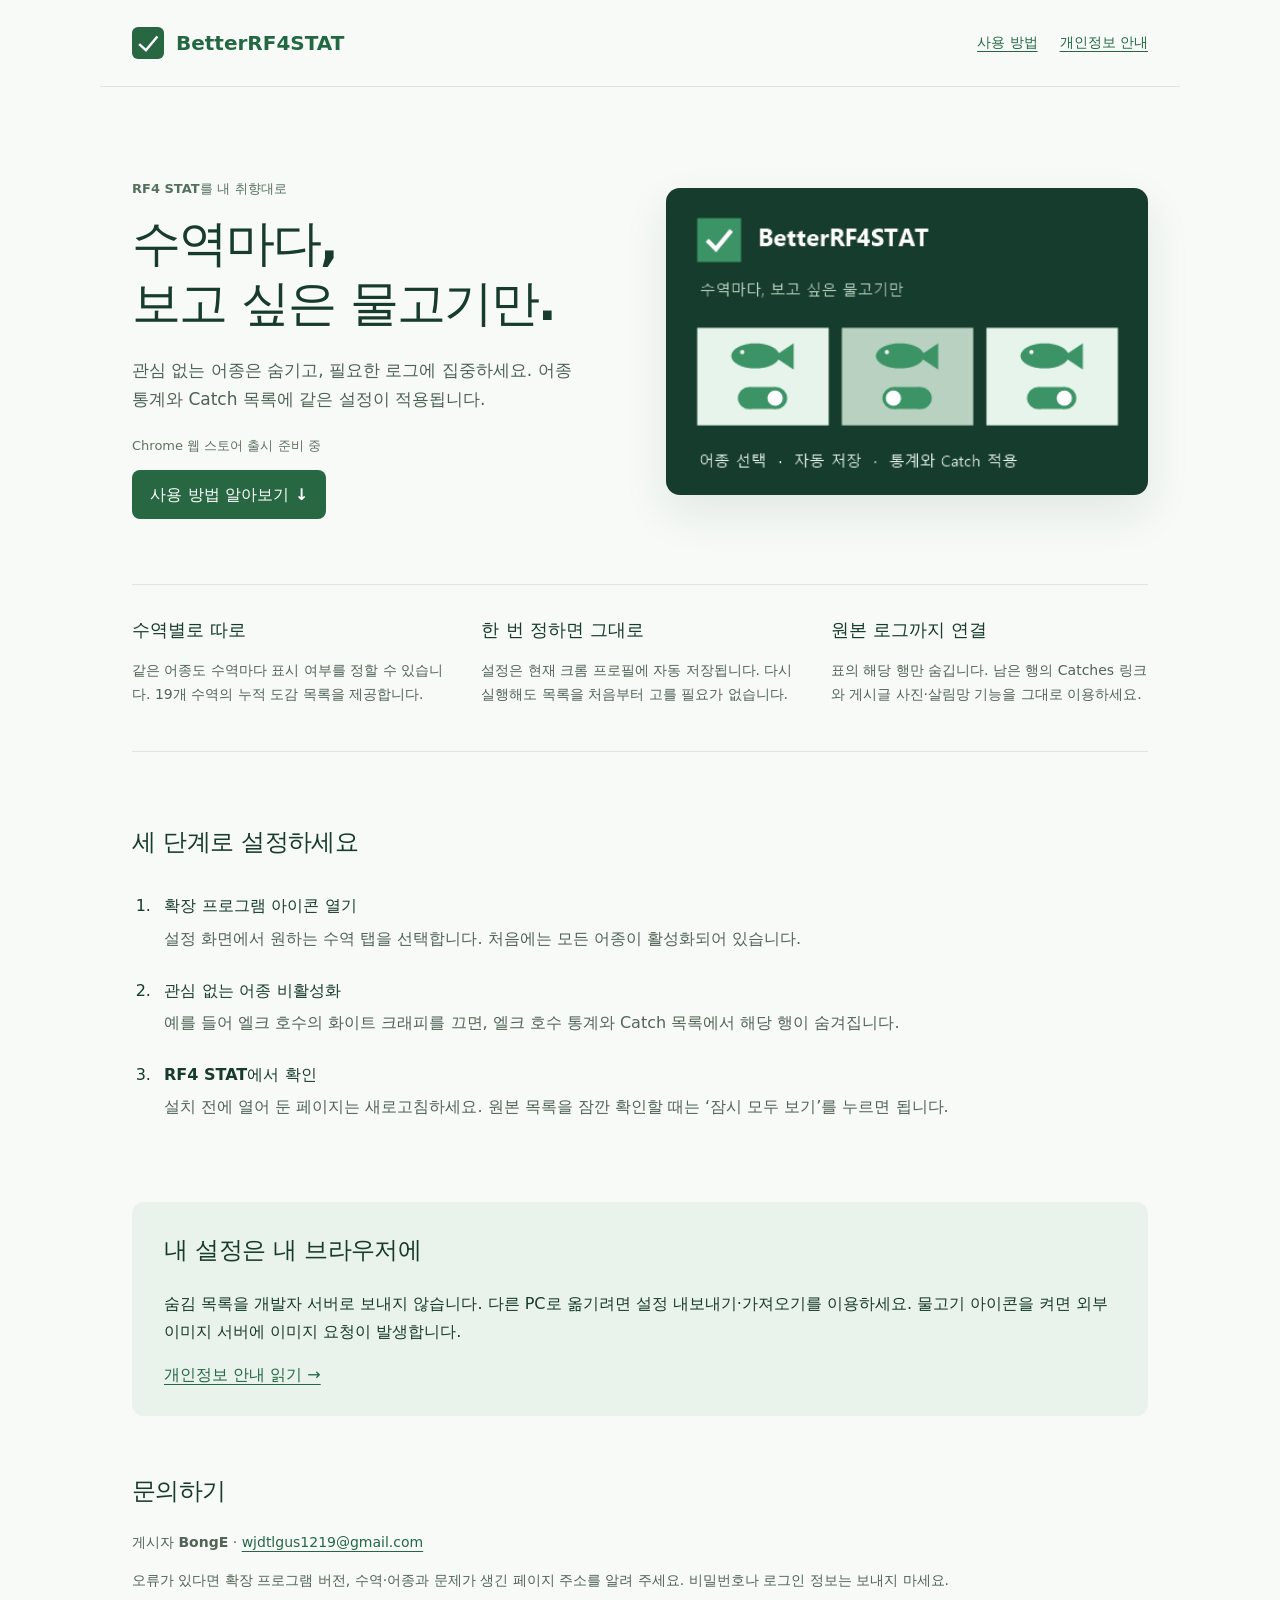
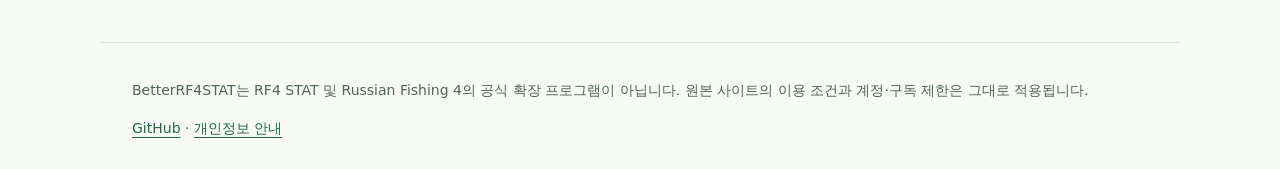
<file: docs/index.html>
<!doctype html>
<html lang="ko">
<head><meta charset="utf-8"><meta name="viewport" content="width=device-width,initial-scale=1"><meta name="description" content="RF4 STAT에서 수역별로 보고 싶은 물고기를 선택하세요. BetterRF4STAT는 한국어 Chrome 확장 프로그램입니다."><title>BetterRF4STAT · 수역별 어종 필터</title><link rel="stylesheet" href="style.css"><link rel="icon" href="icon.png"></head>
<body><header><a class="brand" href="./"><img src="icon.png" width="32" height="32" alt="">BetterRF4STAT</a><nav aria-label="주 메뉴"><a href="#how">사용 방법</a><a href="privacy.html">개인정보 안내</a></nav></header>
<main><section class="hero"><div><p class="eyebrow">RF4 STAT를 내 취향대로</p><h1>수역마다,<br>보고 싶은 물고기만.</h1><p class="lead">관심 없는 어종은 숨기고, 필요한 로그에 집중하세요. 어종 통계와 Catch 목록에 같은 설정이 적용됩니다.</p><p class="status">Chrome 웹 스토어 출시 준비 중</p><a class="button" href="#how">사용 방법 알아보기 ↓</a></div><img class="promo" src="promo.png" width="440" height="280" alt="BetterRF4STAT: 수역별 어종 선택과 자동 저장을 표현한 소개 이미지"></section>
<section class="features" aria-label="주요 기능"><div><strong>수역별로 따로</strong><p>같은 어종도 수역마다 표시 여부를 정할 수 있습니다. 19개 수역의 누적 도감 목록을 제공합니다.</p></div><div><strong>한 번 정하면 그대로</strong><p>설정은 현재 크롬 프로필에 자동 저장됩니다. 다시 실행해도 목록을 처음부터 고를 필요가 없습니다.</p></div><div><strong>원본 로그까지 연결</strong><p>표의 해당 행만 숨깁니다. 남은 행의 Catches 링크와 게시글 사진·살림망 기능을 그대로 이용하세요.</p></div></section>
<section id="how" class="how"><h2>세 단계로 설정하세요</h2><ol><li><strong>확장 프로그램 아이콘 열기</strong><p>설정 화면에서 원하는 수역 탭을 선택합니다. 처음에는 모든 어종이 활성화되어 있습니다.</p></li><li><strong>관심 없는 어종 비활성화</strong><p>예를 들어 엘크 호수의 화이트 크래피를 끄면, 엘크 호수 통계와 Catch 목록에서 해당 행이 숨겨집니다.</p></li><li><strong>RF4 STAT에서 확인</strong><p>설치 전에 열어 둔 페이지는 새로고침하세요. 원본 목록을 잠깐 확인할 때는 ‘잠시 모두 보기’를 누르면 됩니다.</p></li></ol></section>
<section class="notice"><h2>내 설정은 내 브라우저에</h2><p>숨김 목록을 개발자 서버로 보내지 않습니다. 다른 PC로 옮기려면 설정 내보내기·가져오기를 이용하세요. 물고기 아이콘을 켜면 외부 이미지 서버에 이미지 요청이 발생합니다.</p><a href="privacy.html">개인정보 안내 읽기 →</a></section>
<section class="contact"><h2>문의하기</h2><p>게시자 <strong>BongE</strong> · <a href="mailto:wjdtlgus1219@gmail.com">wjdtlgus1219@gmail.com</a></p><p>오류가 있다면 확장 프로그램 버전, 수역·어종과 문제가 생긴 페이지 주소를 알려 주세요. 비밀번호나 로그인 정보는 보내지 마세요.</p></section></main>
<footer><p>BetterRF4STAT는 RF4 STAT 및 Russian Fishing 4의 공식 확장 프로그램이 아닙니다. 원본 사이트의 이용 조건과 계정·구독 제한은 그대로 적용됩니다.</p><a href="https://github.com/sihyeonnim/BetterRF4STAT">GitHub</a> · <a href="privacy.html">개인정보 안내</a></footer></body></html>
</file>
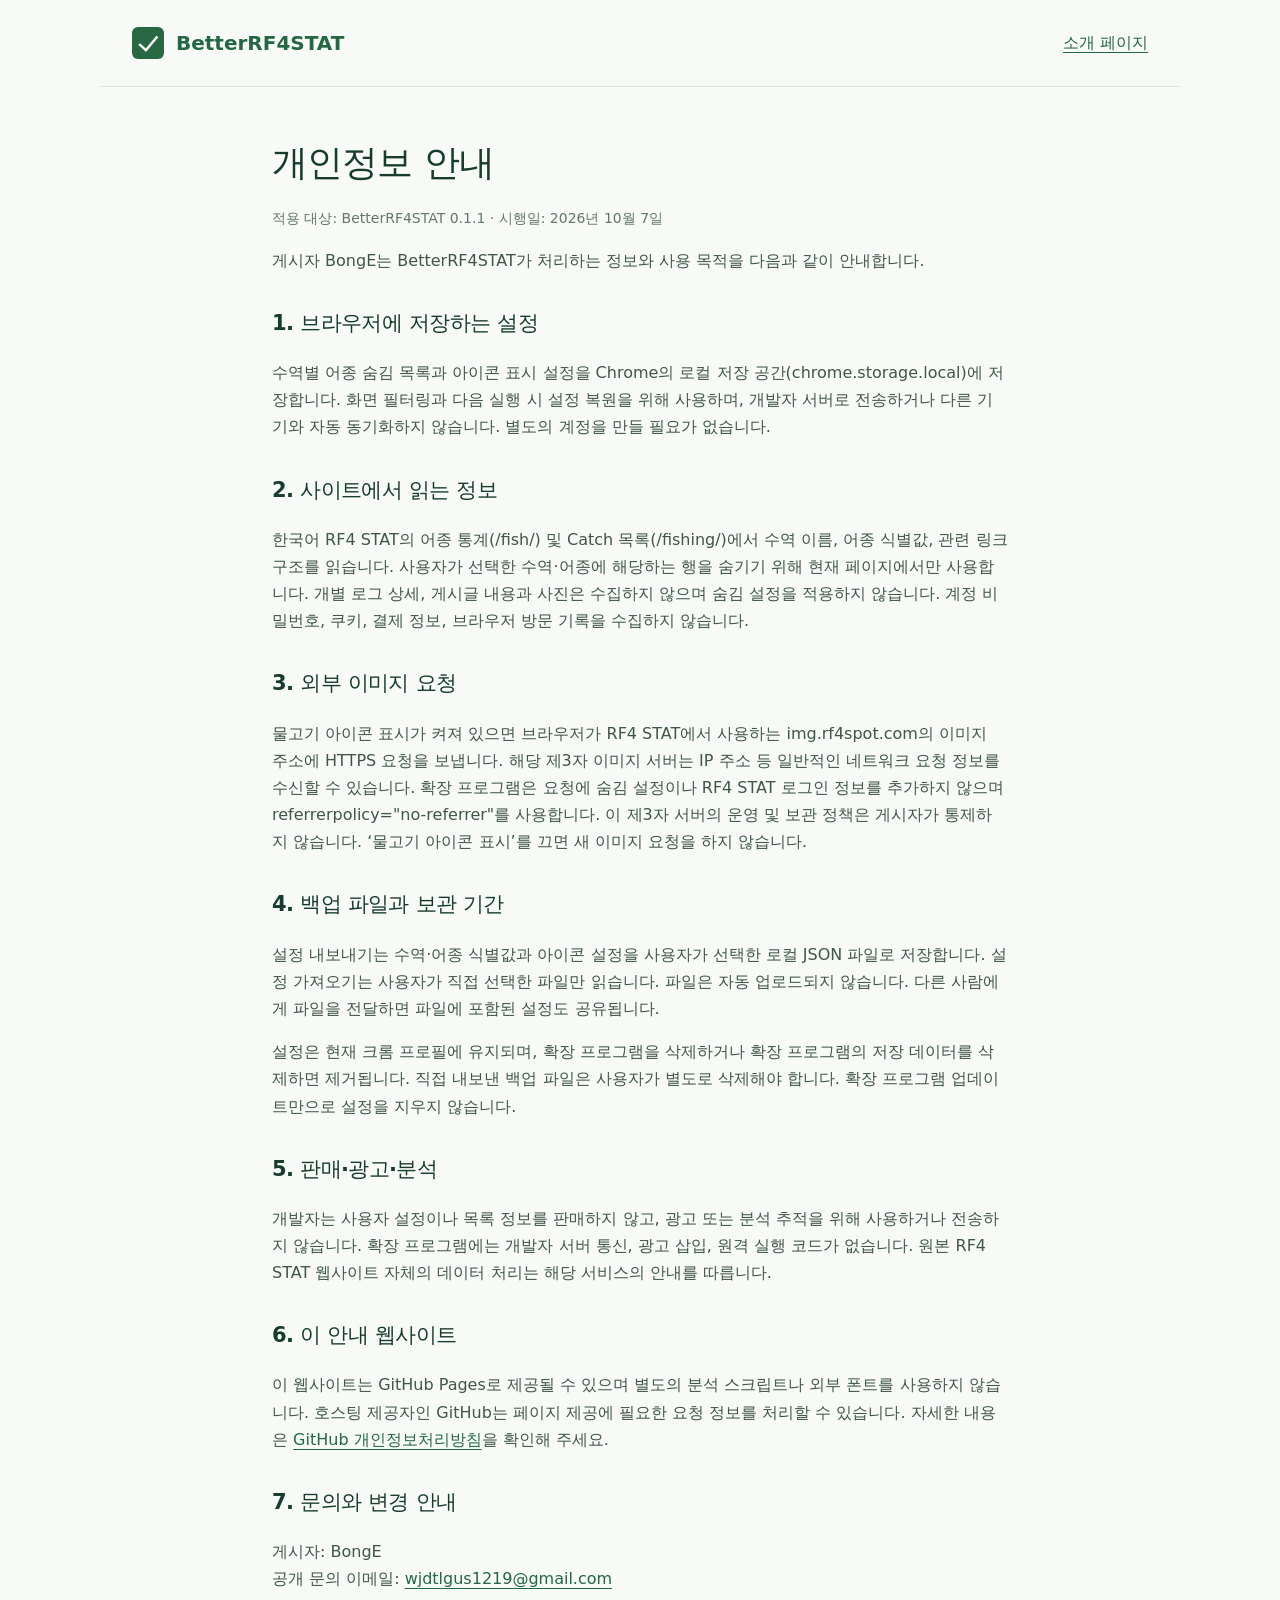
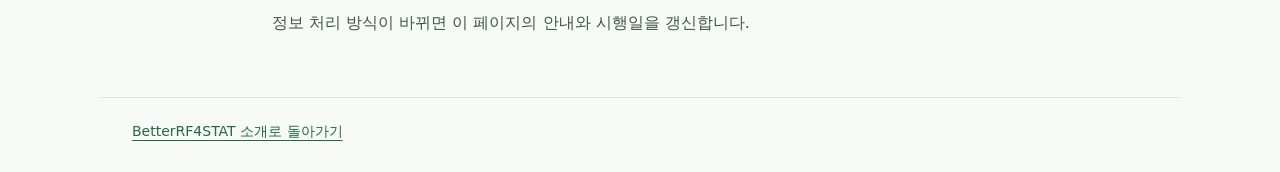
<file: docs/privacy.html>
<!doctype html><html lang="ko"><head><meta charset="utf-8"><meta name="viewport" content="width=device-width,initial-scale=1"><title>개인정보 안내 · BetterRF4STAT</title><link rel="stylesheet" href="style.css"><link rel="icon" href="icon.png"></head><body><header><a class="brand" href="./"><img src="icon.png" width="32" height="32" alt="">BetterRF4STAT</a><a href="./">소개 페이지</a></header><main class="document"><h1>개인정보 안내</h1><p class="date">적용 대상: BetterRF4STAT 0.1.1 · 시행일: 2026년 10월 7일</p><p>게시자 BongE는 BetterRF4STAT가 처리하는 정보와 사용 목적을 다음과 같이 안내합니다.</p><h2>1. 브라우저에 저장하는 설정</h2><p>수역별 어종 숨김 목록과 아이콘 표시 설정을 Chrome의 로컬 저장 공간(chrome.storage.local)에 저장합니다. 화면 필터링과 다음 실행 시 설정 복원을 위해 사용하며, 개발자 서버로 전송하거나 다른 기기와 자동 동기화하지 않습니다. 별도의 계정을 만들 필요가 없습니다.</p><h2>2. 사이트에서 읽는 정보</h2><p>한국어 RF4 STAT의 어종 통계(/fish/) 및 Catch 목록(/fishing/)에서 수역 이름, 어종 식별값, 관련 링크 구조를 읽습니다. 사용자가 선택한 수역·어종에 해당하는 행을 숨기기 위해 현재 페이지에서만 사용합니다. 개별 로그 상세, 게시글 내용과 사진은 수집하지 않으며 숨김 설정을 적용하지 않습니다. 계정 비밀번호, 쿠키, 결제 정보, 브라우저 방문 기록을 수집하지 않습니다.</p><h2>3. 외부 이미지 요청</h2><p>물고기 아이콘 표시가 켜져 있으면 브라우저가 RF4 STAT에서 사용하는 img.rf4spot.com의 이미지 주소에 HTTPS 요청을 보냅니다. 해당 제3자 이미지 서버는 IP 주소 등 일반적인 네트워크 요청 정보를 수신할 수 있습니다. 확장 프로그램은 요청에 숨김 설정이나 RF4 STAT 로그인 정보를 추가하지 않으며 referrerpolicy="no-referrer"를 사용합니다. 이 제3자 서버의 운영 및 보관 정책은 게시자가 통제하지 않습니다. ‘물고기 아이콘 표시’를 끄면 새 이미지 요청을 하지 않습니다.</p><h2>4. 백업 파일과 보관 기간</h2><p>설정 내보내기는 수역·어종 식별값과 아이콘 설정을 사용자가 선택한 로컬 JSON 파일로 저장합니다. 설정 가져오기는 사용자가 직접 선택한 파일만 읽습니다. 파일은 자동 업로드되지 않습니다. 다른 사람에게 파일을 전달하면 파일에 포함된 설정도 공유됩니다.</p><p>설정은 현재 크롬 프로필에 유지되며, 확장 프로그램을 삭제하거나 확장 프로그램의 저장 데이터를 삭제하면 제거됩니다. 직접 내보낸 백업 파일은 사용자가 별도로 삭제해야 합니다. 확장 프로그램 업데이트만으로 설정을 지우지 않습니다.</p><h2>5. 판매·광고·분석</h2><p>개발자는 사용자 설정이나 목록 정보를 판매하지 않고, 광고 또는 분석 추적을 위해 사용하거나 전송하지 않습니다. 확장 프로그램에는 개발자 서버 통신, 광고 삽입, 원격 실행 코드가 없습니다. 원본 RF4 STAT 웹사이트 자체의 데이터 처리는 해당 서비스의 안내를 따릅니다.</p><h2>6. 이 안내 웹사이트</h2><p>이 웹사이트는 GitHub Pages로 제공될 수 있으며 별도의 분석 스크립트나 외부 폰트를 사용하지 않습니다. 호스팅 제공자인 GitHub는 페이지 제공에 필요한 요청 정보를 처리할 수 있습니다. 자세한 내용은 <a href="https://docs.github.com/en/site-policy/privacy-policies/github-general-privacy-statement">GitHub 개인정보처리방침</a>을 확인해 주세요.</p><h2>7. 문의와 변경 안내</h2><p>게시자: BongE<br>공개 문의 이메일: <a href="mailto:wjdtlgus1219@gmail.com">wjdtlgus1219@gmail.com</a></p><p>정보 처리 방식이 바뀌면 이 페이지의 안내와 시행일을 갱신합니다.</p></main><footer><a href="./">BetterRF4STAT 소개로 돌아가기</a></footer></body></html>
</file>
<file: docs/style.css>
:root{font-family:system-ui,-apple-system,"Malgun Gothic",sans-serif;color:#173c2b;background:#f7faf7;font-synthesis:none;line-height:1.7}*{box-sizing:border-box}body{margin:0}a{color:#236843;text-underline-offset:4px}a:focus-visible{outline:3px solid #e0a640;outline-offset:5px}header,main,footer{max-width:1080px;margin:auto;padding:0 32px}header{display:flex;align-items:center;justify-content:space-between;gap:20px;padding-top:26px;padding-bottom:26px;border-bottom:1px solid #dce6dd}.brand{display:flex;align-items:center;gap:12px;font-weight:750;text-decoration:none;font-size:20px}.brand img{border-radius:6px}nav{display:flex;gap:22px;font-size:14px}.hero{display:grid;grid-template-columns:1fr 1fr;gap:52px;align-items:center;padding:78px 0 65px}.eyebrow{font-size:13px;font-weight:700;color:#55715e}h1{font-size:clamp(34px,4vw,49px);line-height:1.22;letter-spacing:-2px;margin:14px 0 22px}.lead{color:#4c6253;font-size:17px;max-width:460px}.status{font-size:13px;color:#607363;margin:22px 0 12px}.button{display:inline-block;text-decoration:none;background:#276843;color:white;border-radius:8px;padding:11px 18px;font-weight:650}.promo{display:block;width:100%;height:auto;border-radius:14px;box-shadow:0 18px 45px #173c2b18}.features{display:grid;grid-template-columns:repeat(3,1fr);gap:32px;border-top:1px solid #dce6dd;border-bottom:1px solid #dce6dd;padding:30px 0}.features strong{font-size:18px}.features p,.contact p,footer{font-size:14px;color:#516456}.how{padding:50px 0}h2{font-size:24px;letter-spacing:-.6px}.how ol{padding-left:24px}.how li{padding:10px 0 10px 8px}.how li p{margin:5px 0;color:#516456}.notice{padding:28px 32px;background:#eaf2ec;border-radius:12px}.notice h2{margin-top:0}.contact{padding:35px 0}footer{padding-top:22px;padding-bottom:28px;border-top:1px solid #dce6dd}.document{max-width:800px;padding-top:40px;padding-bottom:45px}.document h1{font-size:36px;letter-spacing:-1px}.document h2{font-size:21px;margin-top:32px}.document p,.document li{color:#405647}.document .date{font-size:14px;color:#637869}html{scroll-behavior:smooth}@media(max-width:720px){header,main,footer{padding-left:22px;padding-right:22px}header{align-items:flex-start;flex-direction:column;gap:12px}.hero{grid-template-columns:1fr;gap:30px;padding:40px 0}.promo{max-width:440px}.features{grid-template-columns:1fr;gap:18px}.features p{margin:6px 0}.notice{padding:22px}h1{letter-spacing:-1px}}@media(prefers-reduced-motion:reduce){html{scroll-behavior:auto}}
</file>
